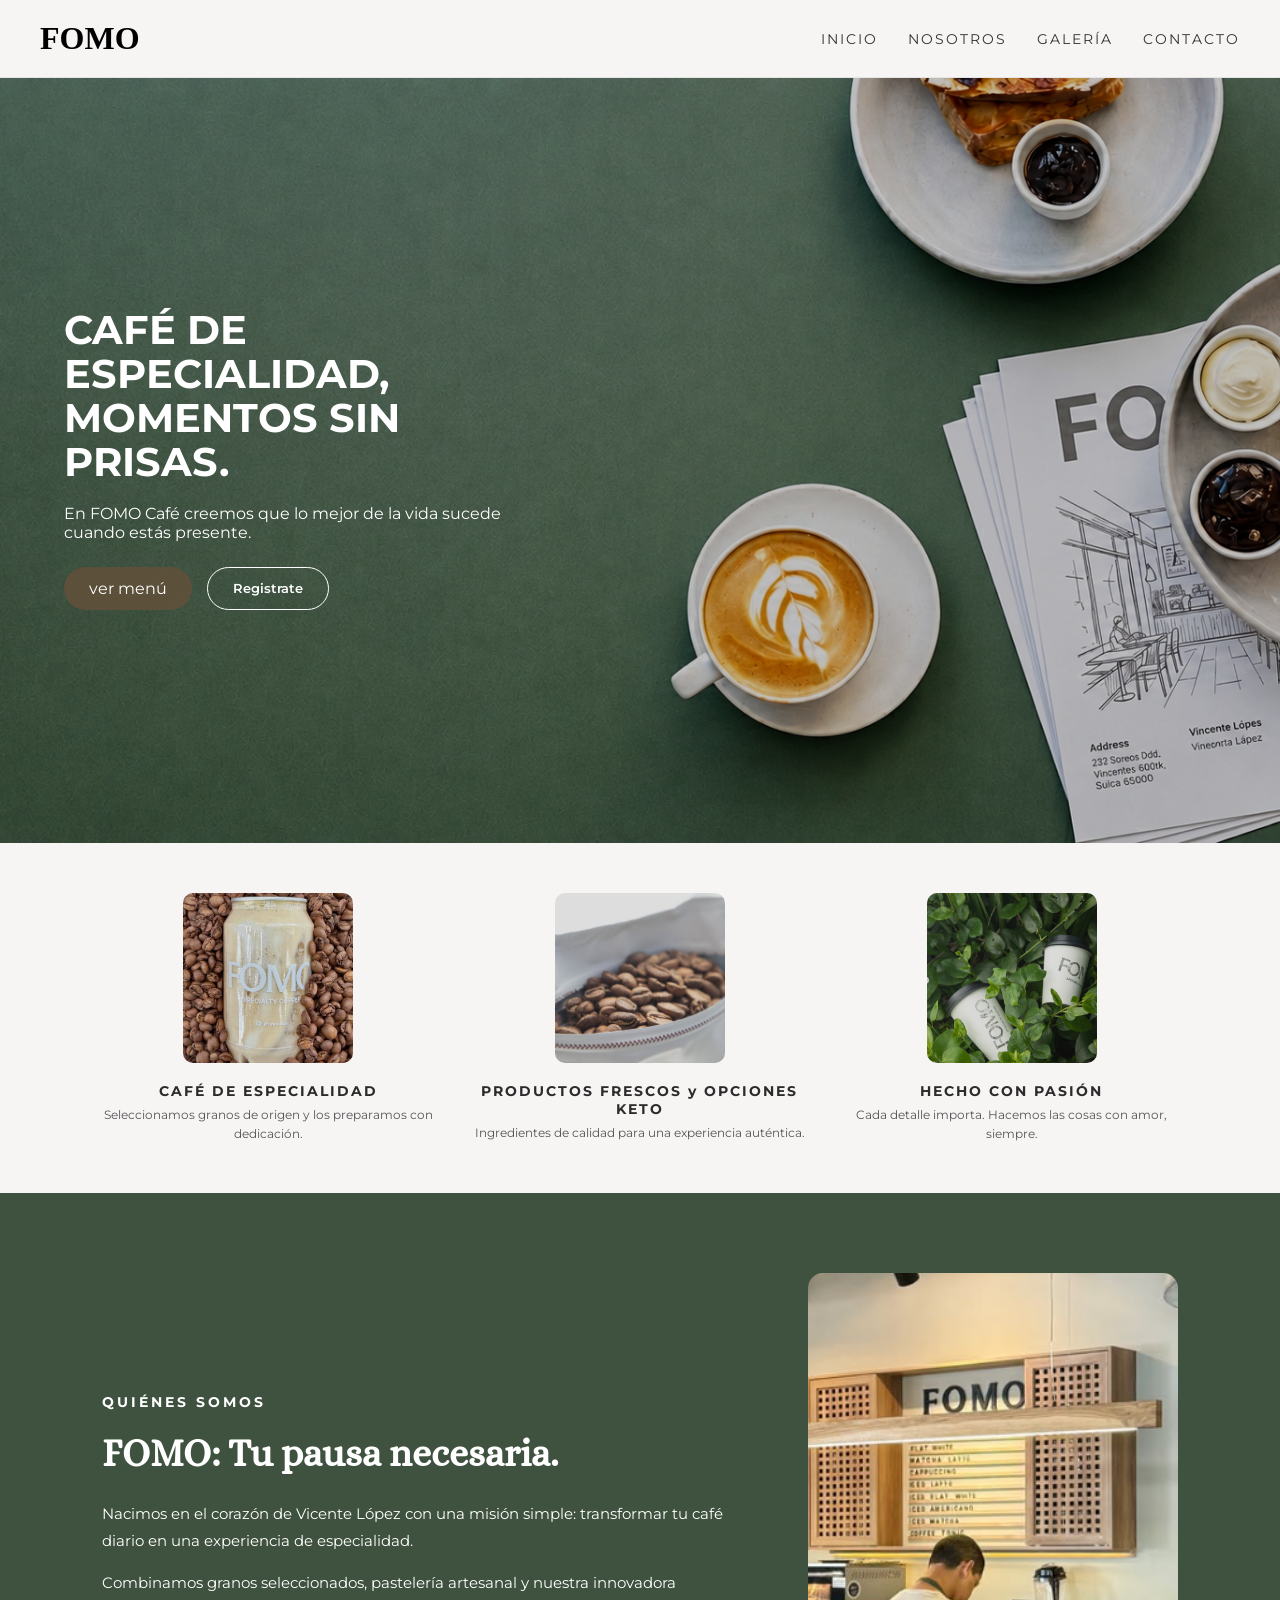
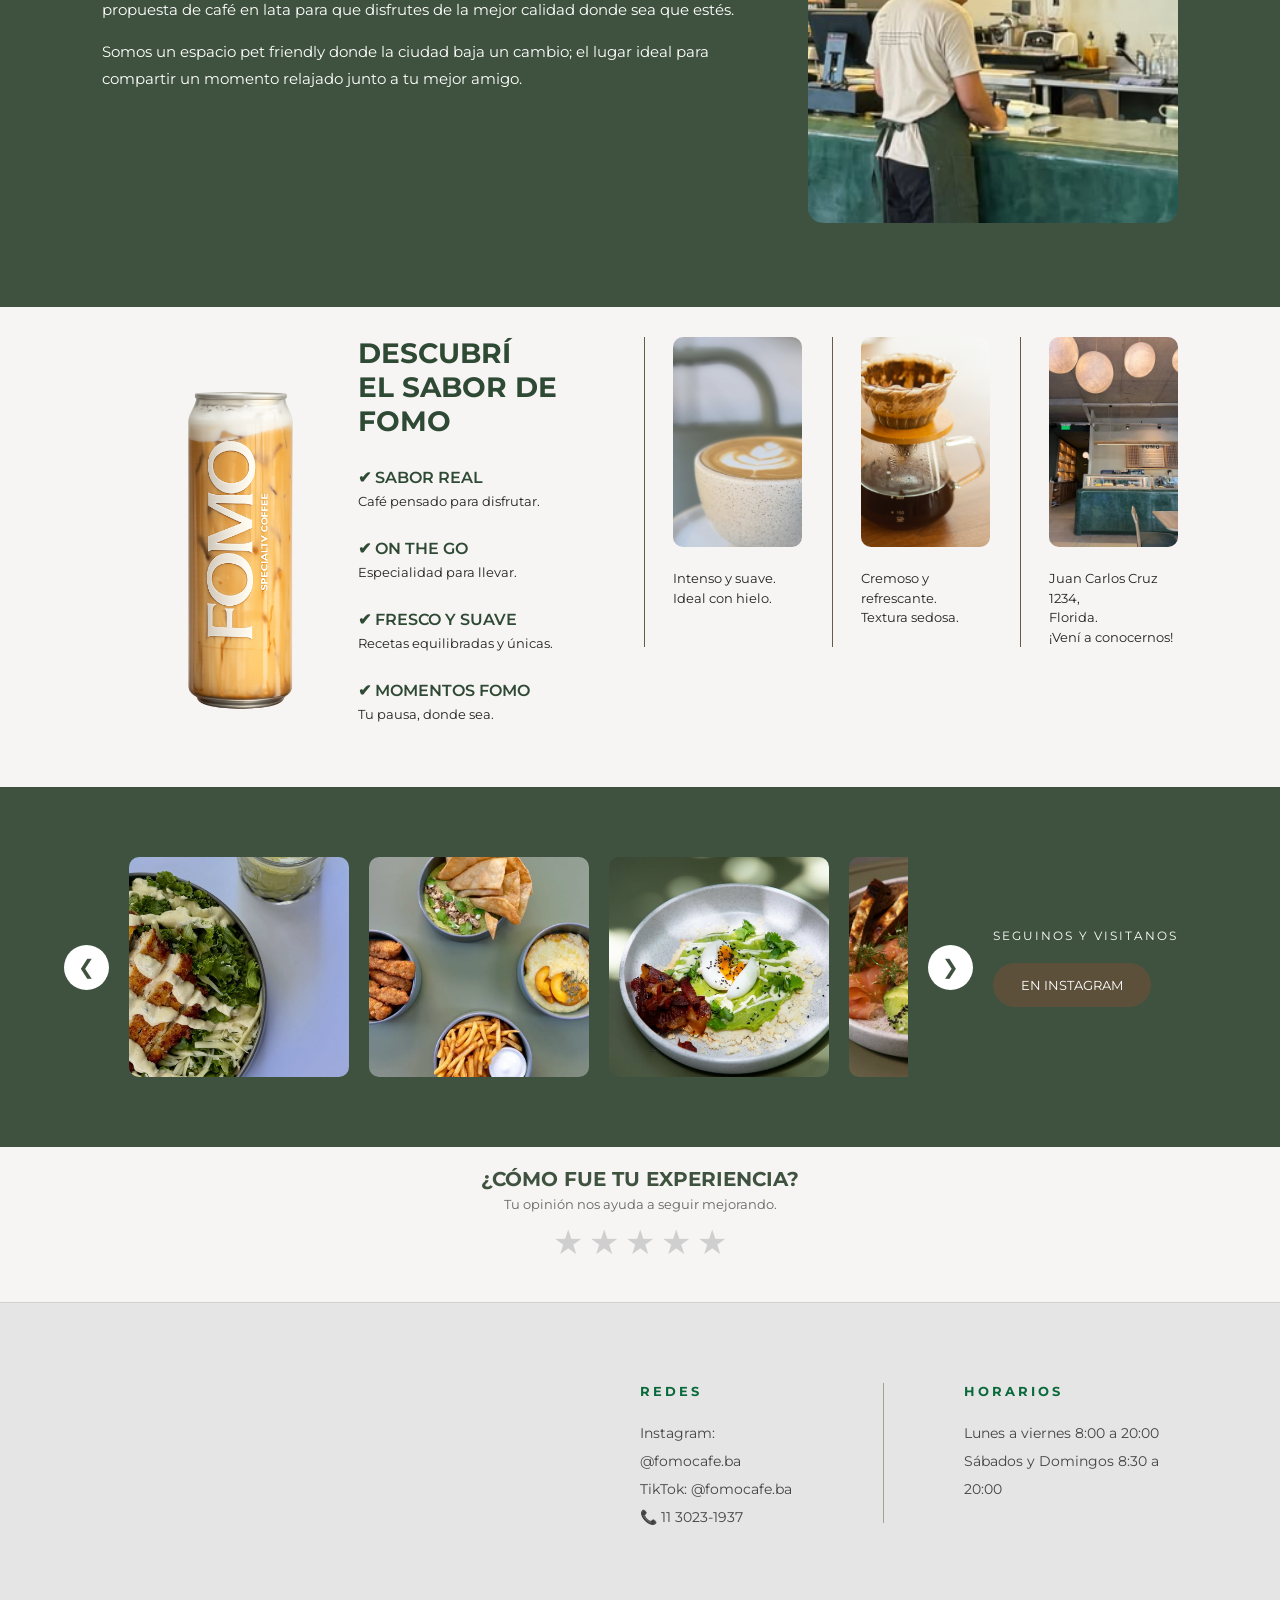
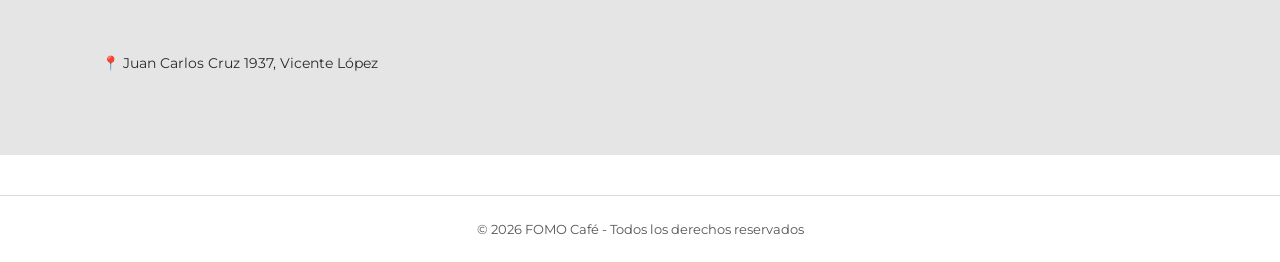
<file: index.html>
<!DOCTYPE html>
<html lang="es">

<head>
    <meta charset="UTF-8">
    <meta name="viewport" content="width=device-width, initial-scale=1.0">
    <title>FOMO Café</title>

    <link href="https://fonts.googleapis.com/css2?family=Alice&family=Montserrat:wght@300;400;600;700&display=swap"
        rel="stylesheet">

    <link rel="stylesheet" href="styles.css">

</head>

<body>

    <header class="header">
        <div class="container nav">

            <h1 class="logo">FOMO</h1>

            <div class="menu-toggle" id="menu-toggle">☰</div>

            <nav id="nav-menu">

                <a href="index.html">INICIO</a>
                <a href="nosotros.html">NOSOTROS</a>
                <a href="galeria.html">GALERÍA</a>
                <a href="contacto.html">CONTACTO</a>
            </nav>

        </div>
    </header>

    <main>

        <section class="hero" id="inicio">
            <img src="img/cafe.png" class="fondo" alt="Fondo">
            <div class="overlay"></div>


            <div class="hero-content">
                <h2>CAFÉ DE ESPECIALIDAD,<br> MOMENTOS SIN PRISAS.</h2>
                <p>En FOMO Café creemos que lo mejor de la vida sucede cuando estás presente.</p>

                <div class="buttons">
                    <a href="menu.html" class="btn-primary">ver menú</a>
                    <button class="btn-secondary" id="open-modal">Registrate</button>
                </div>
            </div>


        </section>

        <div class="modal" id="modal">

            <div class="modal-content">

                <span class="close-btn" id="close-modal">&times;</span>

                <h2>Iniciar sesión</h2>

                <input type="email" placeholder="Correo electrónico">

                <input type="password" placeholder="Contraseña">

                <button class="login-btn">Ingresar</button>

                <p id="mensaje" style="display:none; color:#3F523F; text-align:center; font-weight:bold;">
                    ¡Gracias por registrarte! ☕
                </p>

                <p class="register-text">
                    ¿No tenés cuenta? <a href="#" id="show-register">Registrate</a>
                </p>
            </div>

        </div>
        <section class="features">

            <div class="feature-item">
                <div class="feature-image">
                    <img src="img/cafe1.jpg" alt="Café de especialidad">
                </div>
                <h3>CAFÉ DE ESPECIALIDAD</h3>
                <p>Seleccionamos granos de origen y los preparamos con dedicación.</p>
            </div>

            <div class="feature-item">
                <div class="feature-image">
                    <img src="img/cafe2.jpg" alt="Productos frescos">
                </div>
                <h3>PRODUCTOS FRESCOS y OPCIONES KETO</h3>
                <p>Ingredientes de calidad para una experiencia auténtica.</p>
            </div>

            <div class="feature-item">
                <div class="feature-image">
                    <img src="img/cafe3.jpg" alt="Hecho con pasión">
                </div>
                <h3>HECHO CON PASIÓN</h3>
                <p>Cada detalle importa. Hacemos las cosas con amor, siempre.</p>
            </div>

        </section>

        <section class="about">

            <div class="about-text">

                <h2>QUIÉNES SOMOS</h2>

                <h3>FOMO: Tu pausa necesaria.</h3>

                <p>
                    Nacimos en el corazón de Vicente López con una misión simple:
                    transformar tu café diario en una experiencia de especialidad.
                </p>

                <p>
                    Combinamos granos seleccionados, pastelería artesanal y nuestra
                    innovadora propuesta de café en lata para que disfrutes de la mejor
                    calidad donde sea que estés.
                </p>

                <p>
                    Somos un espacio pet friendly donde la ciudad baja un cambio; el
                    lugar ideal para compartir un momento relajado junto a tu mejor amigo.
                </p>

            </div>

            <div class="about-image">
                <img src="img/about.jpg" alt="FOMO Café">
            </div>

        </section>

        <section class="canned-coffee">

            <div class="coffee-left">
                <img src="img/lata.png" alt="FOMO Canned Coffee">
            </div>

            <div class="coffee-info">
                <h2>DESCUBRÍ<br>EL SABOR DE FOMO</h2>

                <div class="benefit">
                    <h3>✔ SABOR REAL</h3>
                    <p>Café pensado para disfrutar.</p>
                </div>

                <div class="benefit">
                    <h3>✔ ON THE GO</h3>
                    <p>Especialidad para llevar.</p>
                </div>

                <div class="benefit">
                    <h3>✔ FRESCO Y SUAVE</h3>
                    <p>Recetas equilibradas y únicas.</p>
                </div>

                <div class="benefit">
                    <h3>✔ MOMENTOS FOMO</h3>
                    <p>Tu pausa, donde sea.</p>
                </div>

            </div>

            <div class="coffee-gallery">

                <div class="gallery-item">
                    <img src="img/cafe4.jpg" alt="">
                    <p>Intenso y suave.<br>Ideal con hielo.</p>
                </div>

                <div class="gallery-item">
                    <img src="img/cafe5.jpg" alt="">
                    <p>Cremoso y refrescante.<br>Textura sedosa.</p>
                </div>

                <div class="gallery-item">
                    <img src="img/cafe6.jpg" alt="">
                    <p>Juan Carlos Cruz 1234,<br>Florida.<br>¡Vení a conocernos!</p>
                </div>

            </div>

        </section>

        <section class="gallery-section">

            <div class="gallery-container">

                <button class="arrow left" onclick="scrollGallery(-300)">
                    &#10094;
                </button>

                <div class="gallery-track" id="galleryTrack">

                    <img src="img/foto1.jpg" alt="">
                    <img src="img/foto2.jpg" alt="">
                    <img src="img/foto3.jpg" alt="">
                    <img src="img/foto4.jpg" alt="">
                    <img src="img/foto5.jpg" alt="">
                    <img src="img/foto6.jpg" alt="">
                    <img src="img/foto7.jpg" alt="">
                    <img src="img/foto8.jpg" alt="">
                    <img src="img/foto9.jpg" alt="">
                    <img src="img/foto10.jpg" alt="">

                </div>

                <button class="arrow right" onclick="scrollGallery(300)">
                    &#10095;
                </button>

                <div class="instagram-box">

                    <p>SEGUINOS Y VISITANOS</p>

                    <a href="https://www.instagram.com/fomocafe.ba/" class="instagram-btn" target="_blank">
                        EN INSTAGRAM
                    </a>

                </div>

            </div>

        </section>

    </main>
    
        <section class="rating-section">

            <h2>¿CÓMO FUE TU EXPERIENCIA?</h2>

            <p>Tu opinión nos ayuda a seguir mejorando.</p>

            <div class="stars">

                <span class="star" data-value="1">★</span>
                <span class="star" data-value="2">★</span>
                <span class="star" data-value="3">★</span>
                <span class="star" data-value="4">★</span>
                <span class="star" data-value="5">★</span>

            </div>

            <p id="ratingMessage"></p>

        </section>

    <footer class="contact-section">

        <div class="map-container">

            <iframe src="https://www.google.com/maps?q=FOMO+cafe+Vicente+Lopez&output=embed" width="100%" height="250"
                style="border:0;" allowfullscreen="" loading="lazy">
            </iframe>

            <p class="address">
                📍 Juan Carlos Cruz 1937, Vicente López
            </p>

        </div>

        <div class="contact-info">

            <div class="info-block">

                <h3>REDES</h3>

                <p>Instagram: @fomocafe.ba</p>
                <p>TikTok: @fomocafe.ba</p>
                <p>📞 11 3023-1937</p>

            </div>

            <div class="vertical-line"></div>

            <div class="info-block">

                <h3>HORARIOS</h3>

                <p>Lunes a viernes 8:00 a 20:00</p>
                <p>Sábados y Domingos 8:30 a 20:00</p>

            </div>
    </footer>


    <div class="copyright">
        © 2026 FOMO Café - Todos los derechos reservados
    </div>
    </footer>

    <script src="script.js"></script>

</body>

</html>
</file>
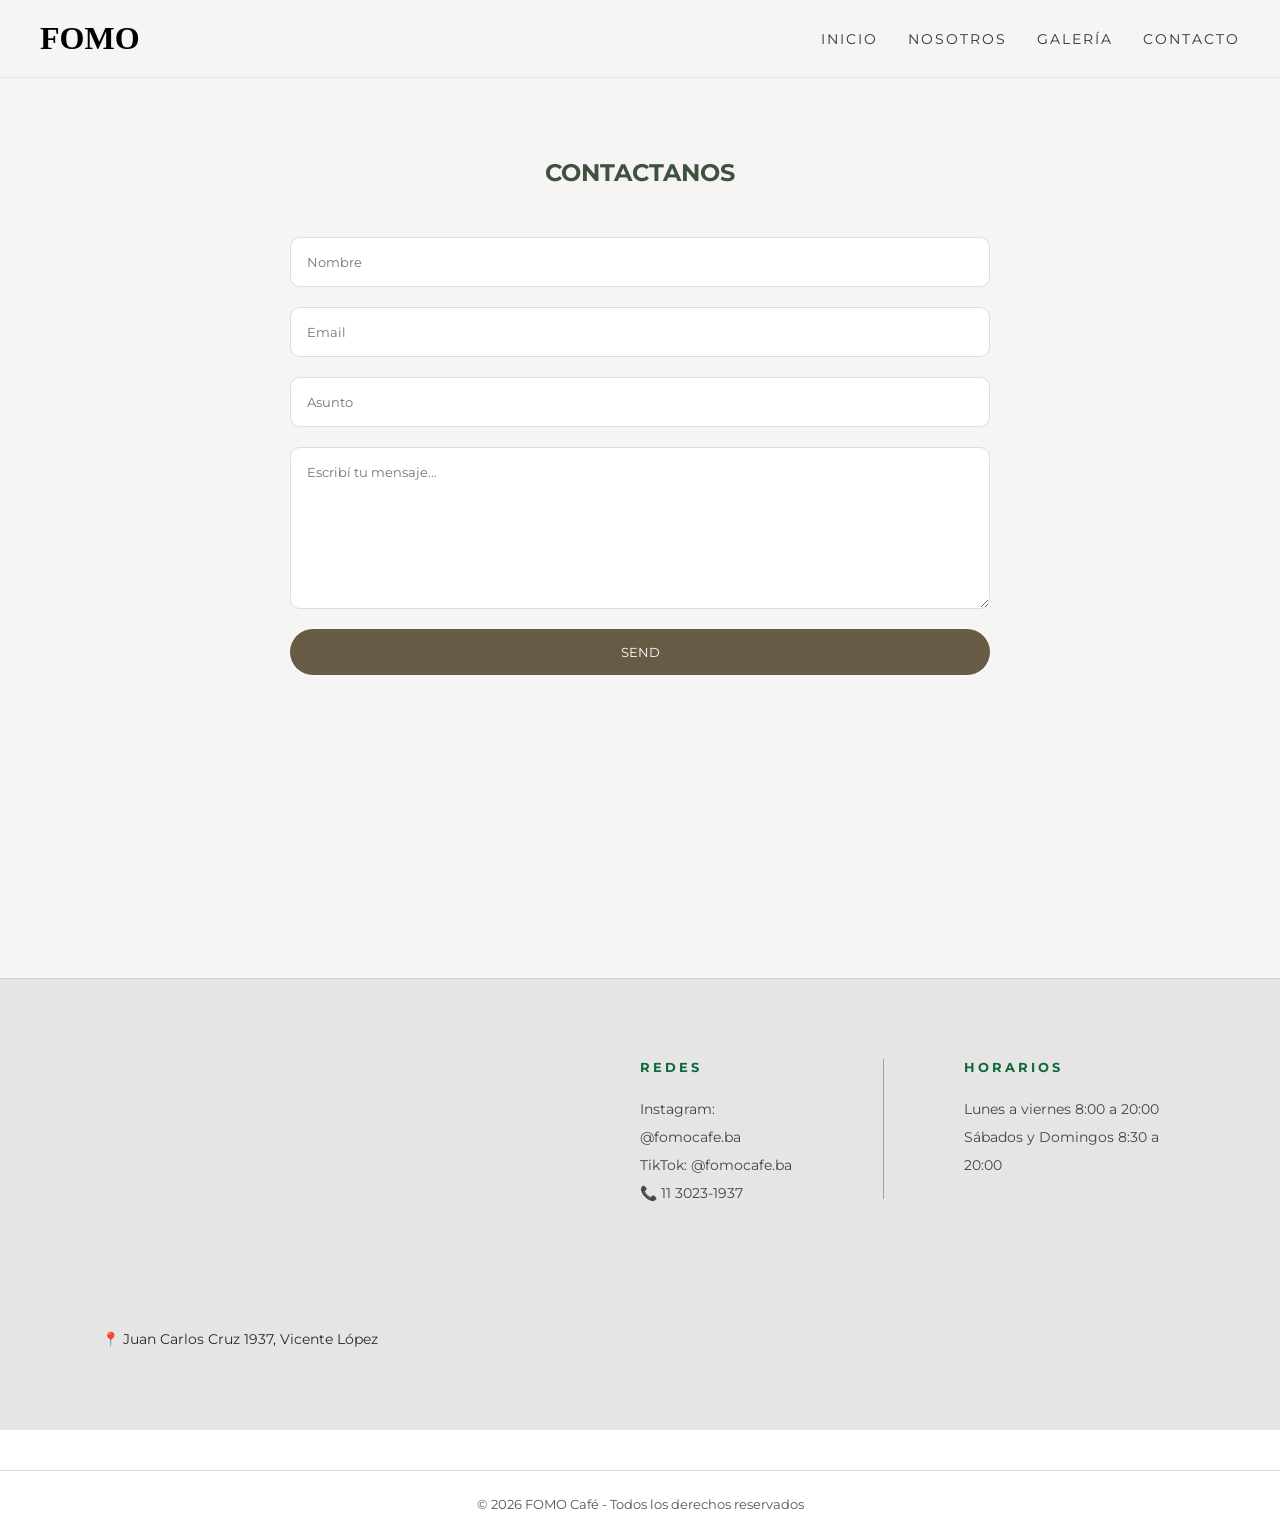
<file: contacto.html>
<!DOCTYPE html>
<html lang="es">

<head>
    <meta charset="UTF-8">
    <meta name="viewport" content="width=device-width, initial-scale=1.0">

    <link href="https://fonts.googleapis.com/css2?family=Montserrat:wght@400;500;700&display=swap" rel="stylesheet">

    <title>Menú FOMO Café</title>

    <script src="script.js" defer></script>
    <link rel="stylesheet" href="styles.css">
</head>

<body>

    <header class="header">

        <div class="container nav">

            <h1 class="logo">FOMO</h1>

            <div class="menu-toggle" id="menu-toggle">
                ☰
            </div>

            <nav id="nav-menu">

                <a href="index.html">INICIO</a>
                <a href="nosotros.html">NOSOTROS</a>
                <a href="galeria.html">GALERÍA</a>
                <a href="contacto.html">CONTACTO</a>
            </nav>

        </div>

    </header>

    <section class="contact-page">

        <h1>CONTACTANOS</h1>

        <form class="contact-form" id="contactForm">

            <input type="text" placeholder="Nombre" required>

            <input type="email" placeholder="Email" required>

            <input type="text" placeholder="Asunto">

            <textarea placeholder="Escribí tu mensaje..." rows="8"></textarea>

            <button type="submit">
                SEND
            </button>

            <p id="contactMensaje"
                style="display:none; text-align:center; margin-top:15px; font-family:'Montserrat',sans-serif; font-weight:bold;">
            </p>

        </form>

    </section>
    <footer class="contact-section">

        <div class="map-container">

            <iframe src="https://www.google.com/maps?q=FOMO+cafe+Vicente+Lopez&output=embed" width="100%" height="250"
                style="border:0;" allowfullscreen="" loading="lazy">
            </iframe>

            <p class="address">
                📍 Juan Carlos Cruz 1937, Vicente López
            </p>

        </div>

        <div class="contact-info">

            <div class="info-block">

                <h3>REDES</h3>

                <p>Instagram: @fomocafe.ba</p>
                <p>TikTok: @fomocafe.ba</p>
                <p>📞 11 3023-1937</p>

            </div>

            <div class="vertical-line"></div>

            <div class="info-block">

                <h3>HORARIOS</h3>

                <p>Lunes a viernes 8:00 a 20:00</p>
                <p>Sábados y Domingos 8:30 a 20:00</p>

            </div>
    </footer>

    <div class="copyright">
        © 2026 FOMO Café - Todos los derechos reservados
    </div>
    </footer>
</file>
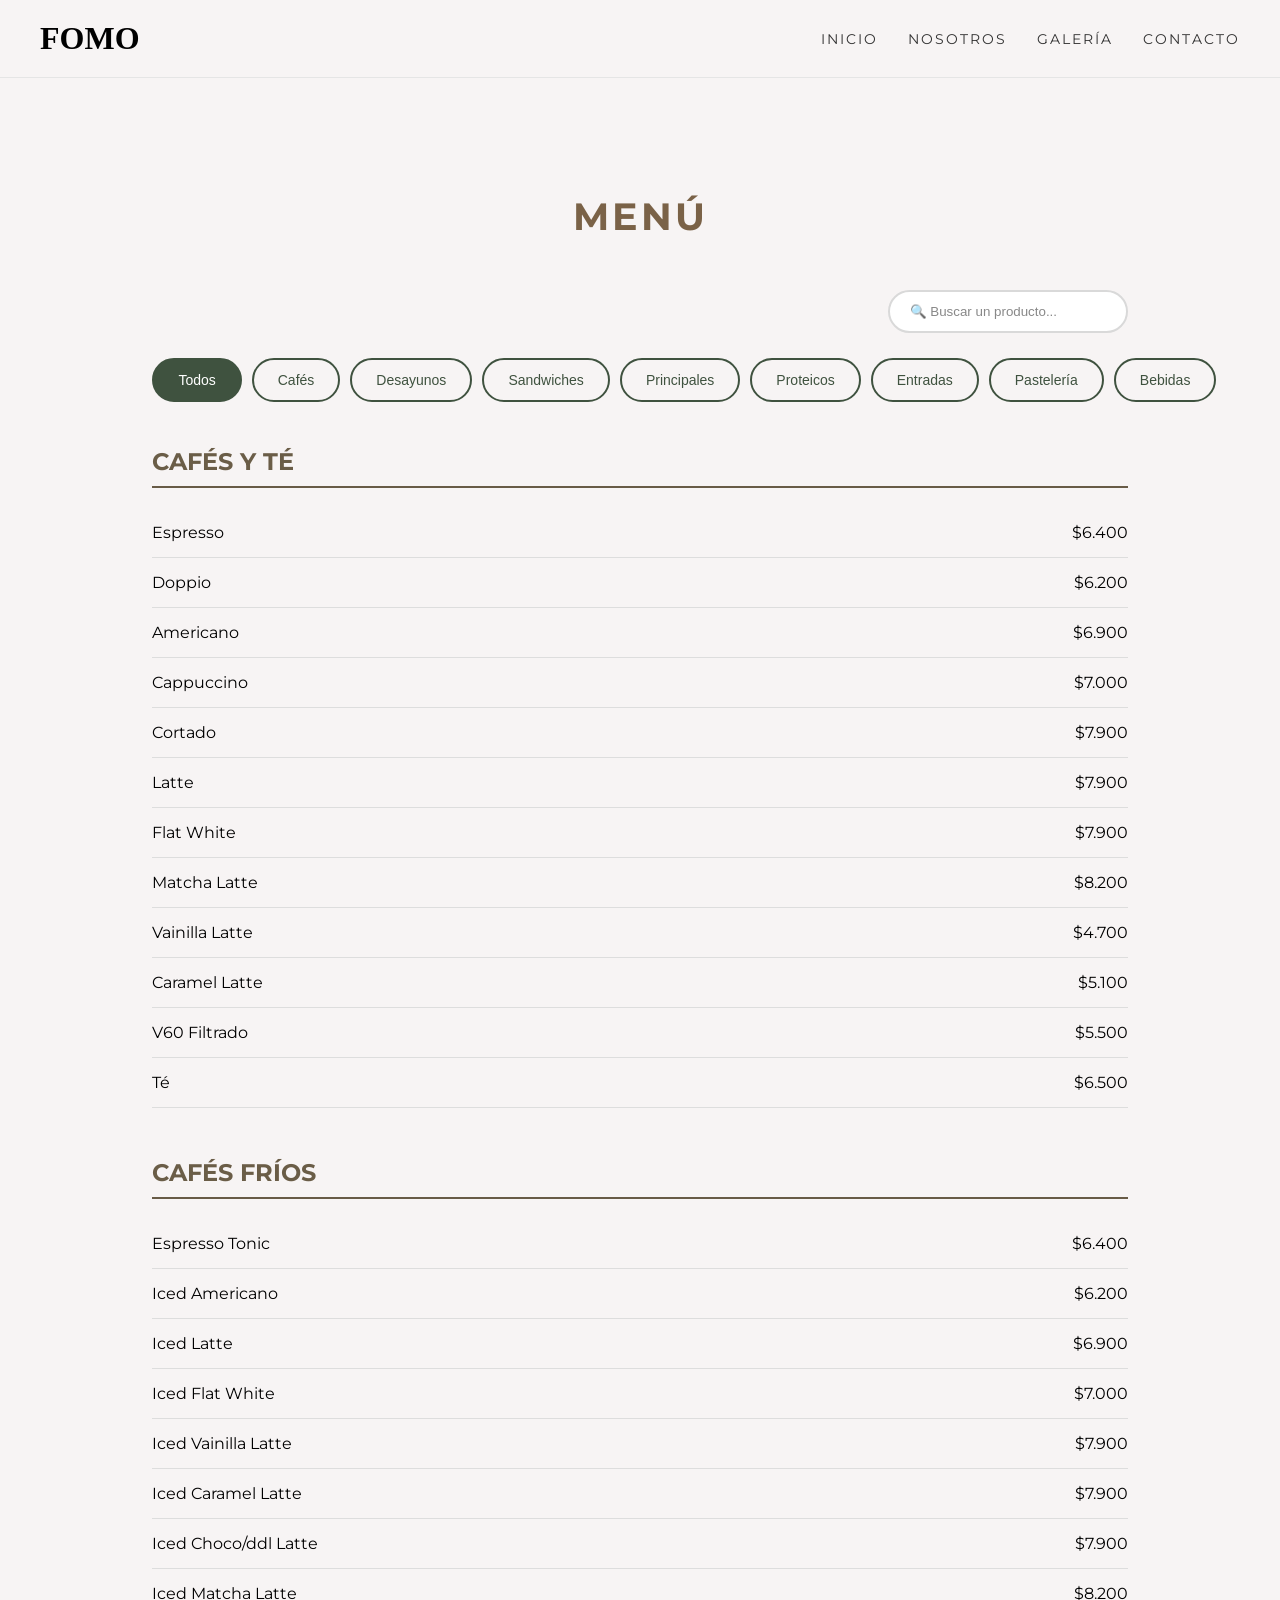
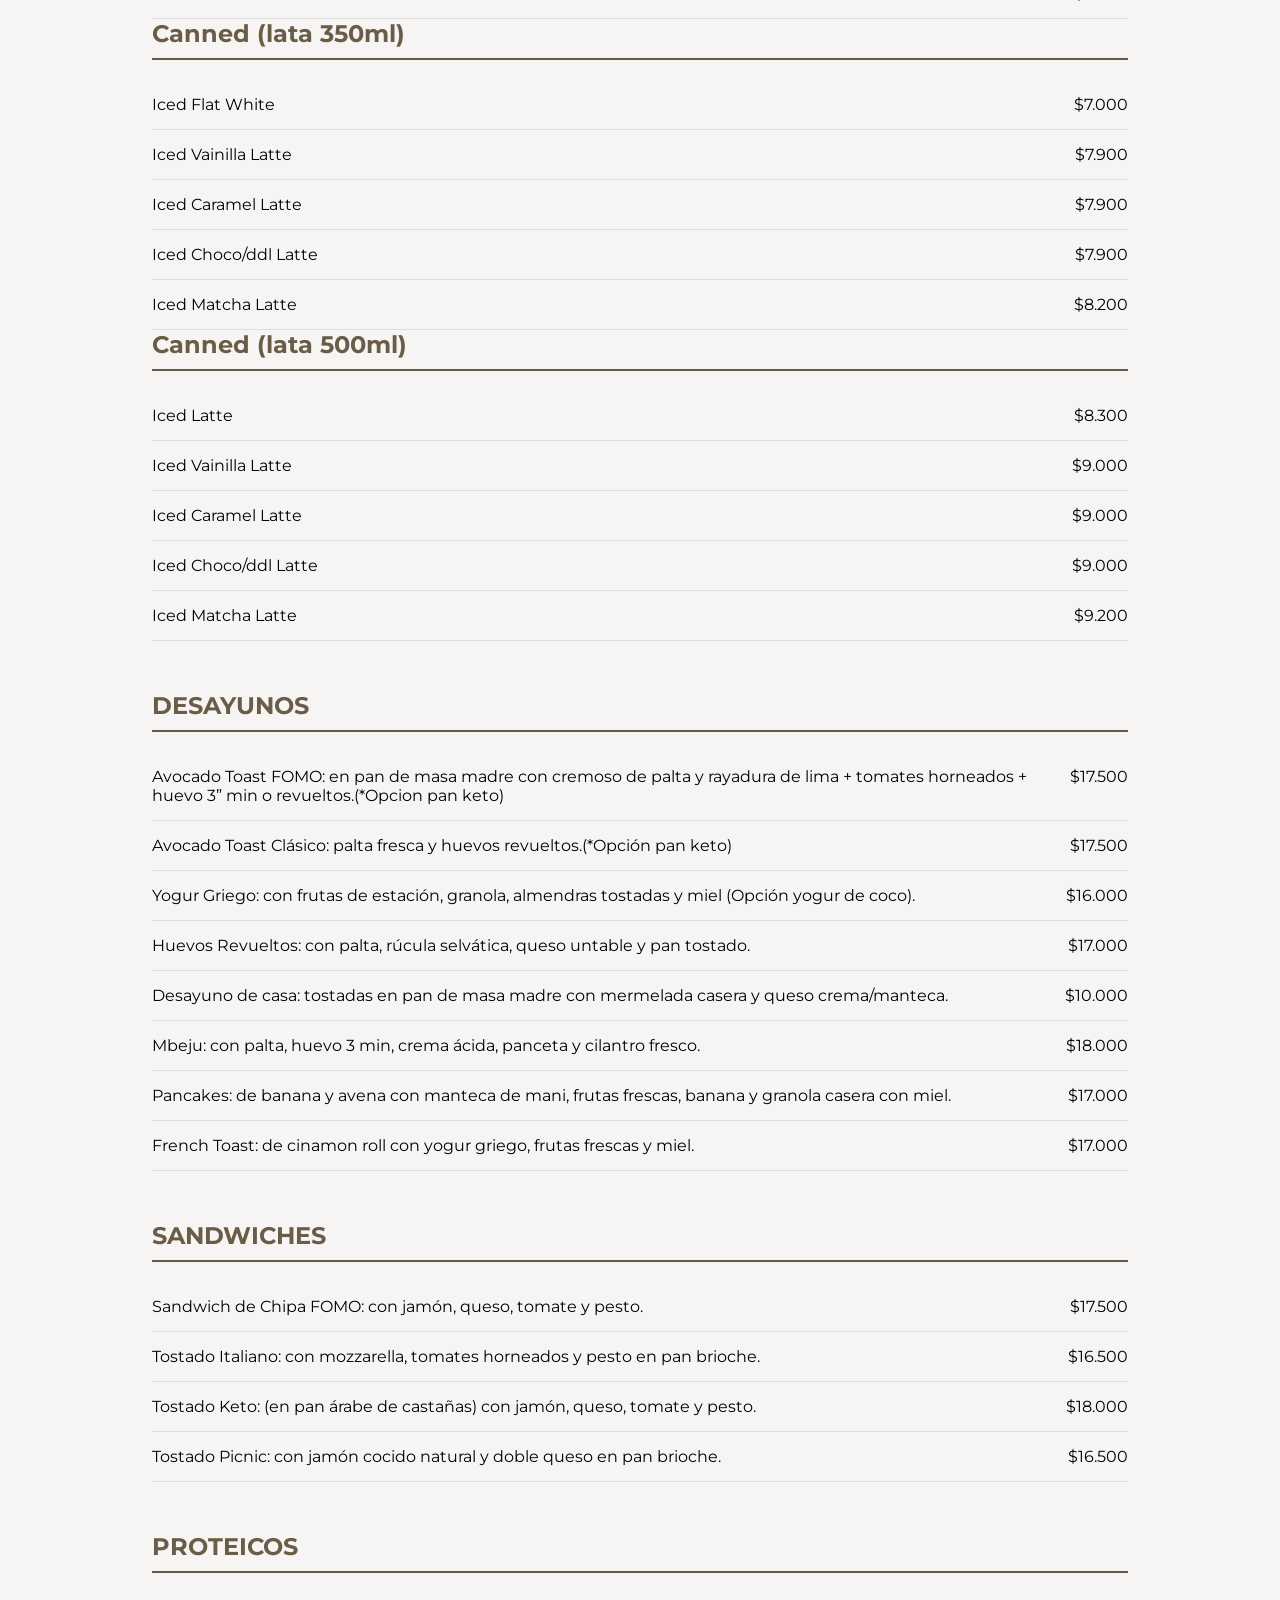
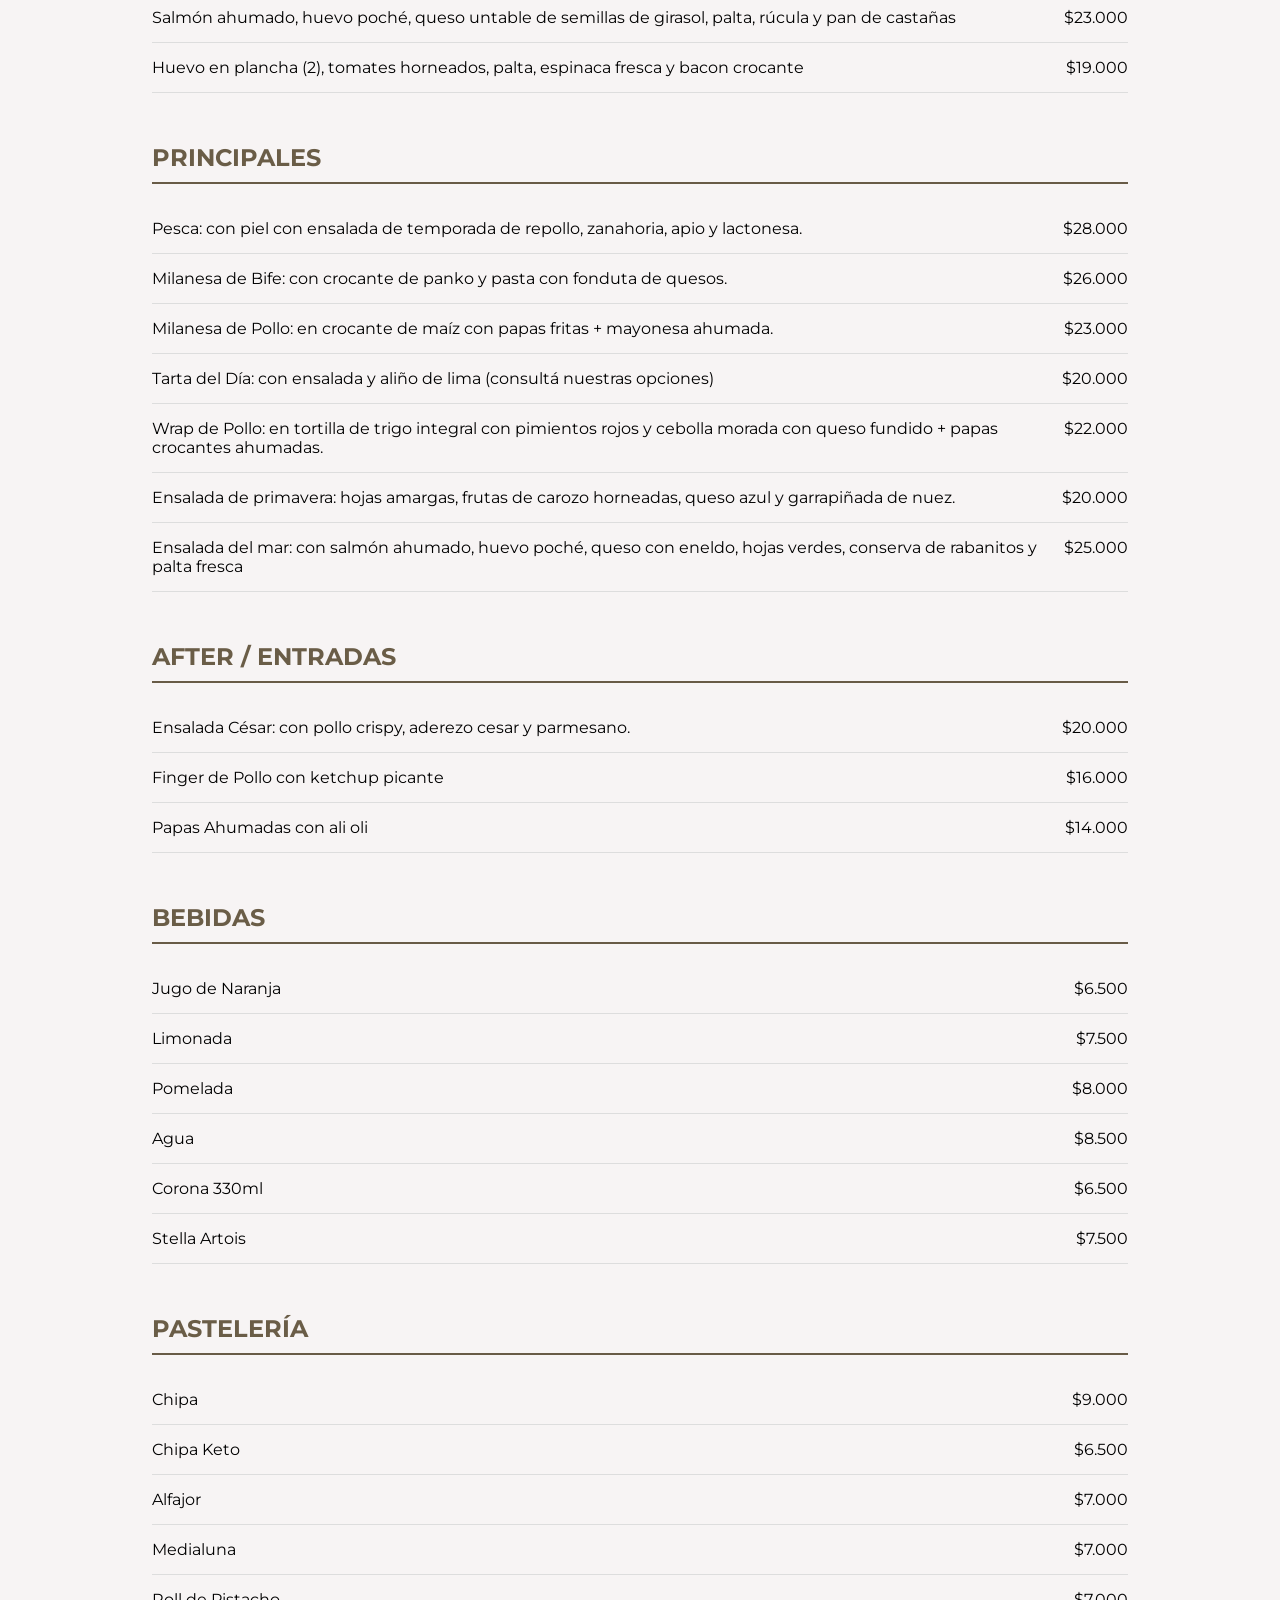
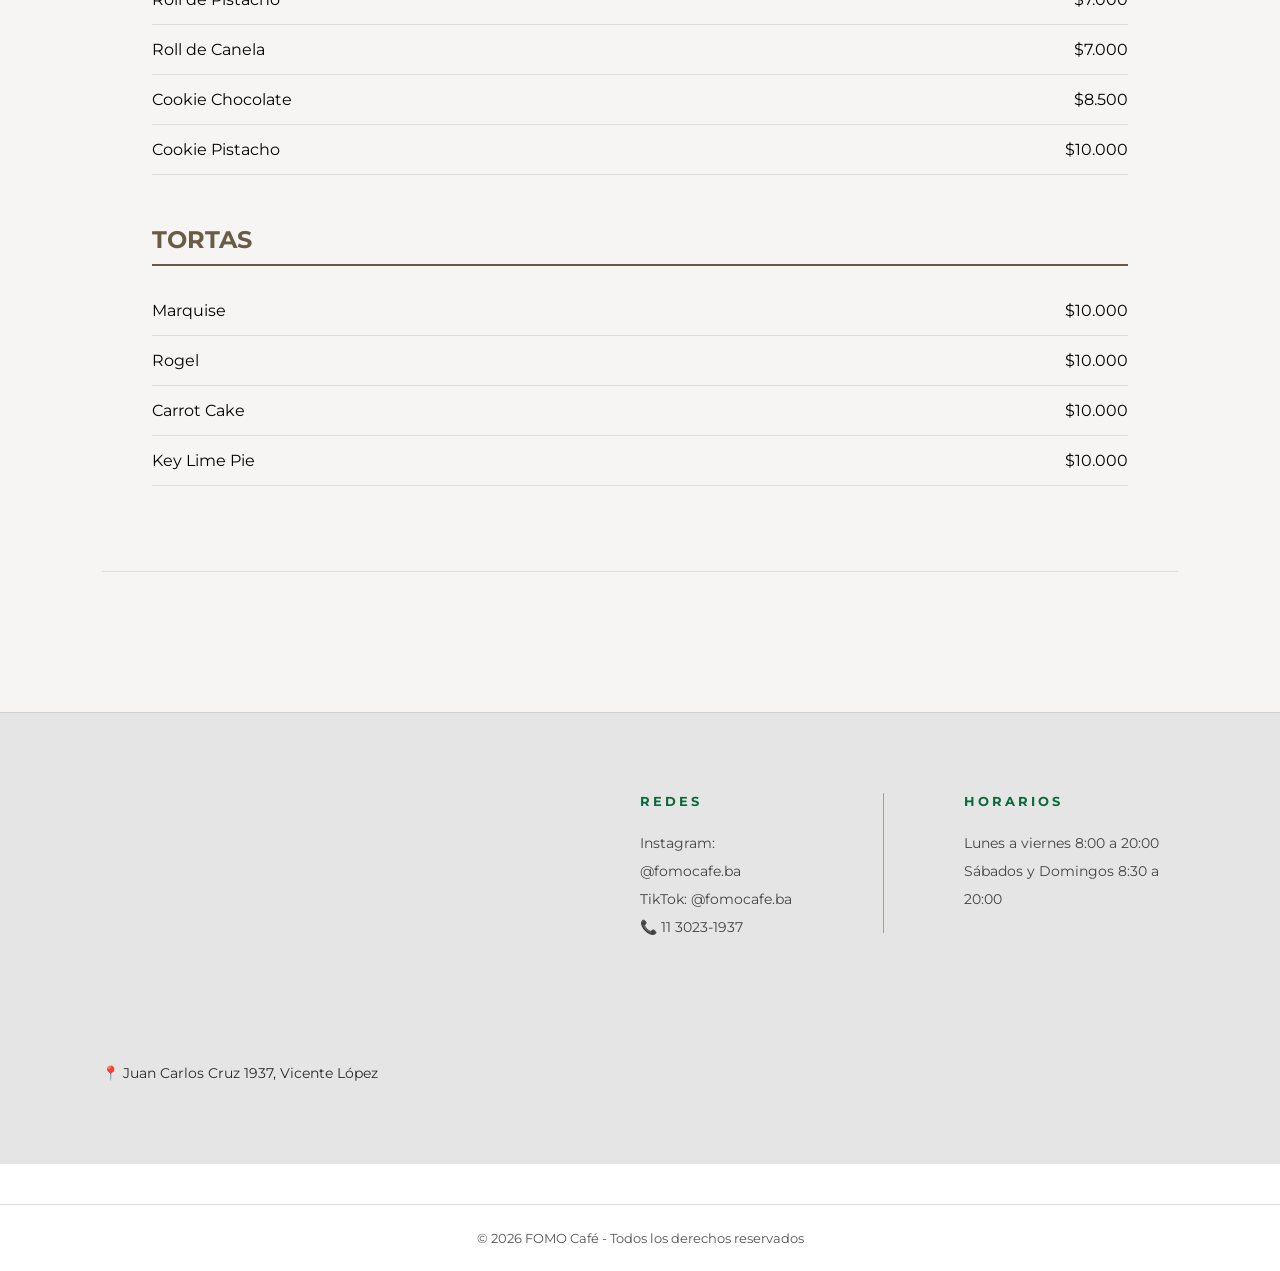
<file: menu.html>
<!DOCTYPE html>
<html lang="es">

<head>
    <meta charset="UTF-8">
    <meta name="viewport" content="width=device-width, initial-scale=1.0">

    <link href="https://fonts.googleapis.com/css2?family=Montserrat:wght@400;500;700&display=swap" rel="stylesheet">

    <title>Menú FOMO Café</title>

    <script src="script.js" defer></script>
    <link rel="stylesheet" href="styles.css">
</head>

<body>

    <header class="header">

        <div class="container nav">

            <h1 class="logo">FOMO</h1>

            <div class="menu-toggle" id="menu-toggle">
                ☰
            </div>

            <nav id="nav-menu">

                <a href="index.html">INICIO</a>
                <a href="nosotros.html">NOSOTROS</a>
                <a href="galeria.html">GALERÍA</a>
                <a href="contacto.html">CONTACTO</a>
            </nav>

        </div>

    </header>

    <main class="menu-page">

        <div class="menu-controls">

            <h2 class="menu-title">MENÚ</h2>

            <div class="search-container">
                <input type="text" id="searchInput" placeholder="🔍 Buscar un producto...">
            </div>

            <div class="menu-toolbar">

                <div class="filters">

                    <button class="active" data-filter="all">Todos</button>
                    <button data-filter="cafes">Cafés</button>
                    <button data-filter="desayunos">Desayunos</button>
                    <button data-filter="sandwiches">Sandwiches</button>
                    <button data-filter="principales">Principales</button>
                    <button data-filter="proteicos">Proteicos</button>
                    <button data-filter="entradas">Entradas</button>
                    <button data-filter="pasteleria">Pastelería</button>
                    <button data-filter="bebidas">Bebidas</button>

                </div>

        </div>


        <div class="menu-category cafes">

            <h2>CAFÉS Y TÉ</h2>

            <div class="menu-item"><span>Espresso</span><span>$6.400</span></div>
            <div class="menu-item"><span>Doppio</span><span>$6.200</span></div>
            <div class="menu-item"><span>Americano</span><span>$6.900</span></div>
            <div class="menu-item"><span>Cappuccino</span><span>$7.000</span></div>
            <div class="menu-item"><span>Cortado</span><span>$7.900</span></div>
            <div class="menu-item"><span>Latte</span><span>$7.900</span></div>
            <div class="menu-item"><span>Flat White</span><span>$7.900</span></div>
            <div class="menu-item"><span>Matcha Latte</span><span>$8.200</span></div>
            <div class="menu-item"><span>Vainilla Latte</span><span>$4.700</span></div>
            <div class="menu-item"><span>Caramel Latte</span><span>$5.100</span></div>
            <div class="menu-item"><span>V60 Filtrado</span><span>$5.500</span></div>
            <div class="menu-item"><span>Té</span><span>$6.500</span></div>

        </div>

        <div class="menu-category cafes">

            <h2>CAFÉS FRÍOS</h2>

            <div class="cold-block">

                <div class="menu-item"><span>Espresso Tonic</span><span>$6.400</span></div>
                <div class="menu-item"><span>Iced Americano</span><span>$6.200</span></div>
                <div class="menu-item"><span>Iced Latte</span><span>$6.900</span></div>
                <div class="menu-item"><span>Iced Flat White</span><span>$7.000</span></div>
                <div class="menu-item"><span>Iced Vainilla Latte</span><span>$7.900</span></div>
                <div class="menu-item"><span>Iced Caramel Latte</span><span>$7.900</span></div>
                <div class="menu-item"><span>Iced Choco/ddl Latte</span><span>$7.900</span></div>
                <div class="menu-item"><span>Iced Matcha Latte</span><span>$8.200</span></div>

            </div>

            <h2>Canned (lata 350ml)</h2>

            <div class="cold-block">

                <div class="menu-item"><span>Iced Flat White</span><span>$7.000</span></div>
                <div class="menu-item"><span>Iced Vainilla Latte</span><span>$7.900</span></div>
                <div class="menu-item"><span>Iced Caramel Latte</span><span>$7.900</span></div>
                <div class="menu-item"><span>Iced Choco/ddl Latte</span><span>$7.900</span></div>
                <div class="menu-item"><span>Iced Matcha Latte</span><span>$8.200</span></div>

            </div>

            <h2>Canned (lata 500ml)</h2>

            <div class="cold-block">

                <div class="menu-item"><span>Iced Latte</span><span>$8.300</span></div>
                <div class="menu-item"><span>Iced Vainilla Latte</span><span>$9.000</span></div>
                <div class="menu-item"><span>Iced Caramel Latte</span><span>$9.000</span></div>
                <div class="menu-item"><span>Iced Choco/ddl Latte</span><span>$9.000</span></div>
                <div class="menu-item"><span>Iced Matcha Latte</span><span>$9.200</span></div>

            </div>

        </div>
        <div class="menu-category desayunos">

            <h2>DESAYUNOS</h2>

            <div class="menu-item"><span>Avocado Toast FOMO: en pan de masa
                    madre con cremoso de palta y rayadura de lima + tomates horneados + huevo 3” min o
                    revueltos.(*Opcion pan keto)</span><span>$17.500</span></div>
            <div class="menu-item"><span>Avocado Toast Clásico: palta fresca y
                    huevos revueltos.(*Opción pan keto)</span><span>$17.500</span></div>
            <div class="menu-item"><span>Yogur Griego: con frutas de estación,
                    granola, almendras tostadas y miel (Opción yogur de coco).</span><span>$16.000</span></div>
            <div class="menu-item"><span>Huevos Revueltos: con palta, rúcula
                    selvática, queso untable y pan tostado.</span><span>$17.000</span></div>
            <div class="menu-item"><span>Desayuno de casa: tostadas en pan de
                    masa madre con mermelada casera y queso crema/manteca.</span><span>$10.000</span></div>
            <div class="menu-item"><span>Mbeju: con palta, huevo 3 min, crema
                    ácida, panceta y cilantro fresco.</span><span>$18.000</span></div>
            <div class="menu-item"><span>Pancakes: de banana y avena con manteca de mani, frutas frescas, banana y
                    granola casera con miel.</span><span>$17.000</span></div>
            <div class="menu-item"><span>French Toast: de cinamon roll con yogur
                    griego, frutas frescas y miel.</span><span>$17.000</span></div>

        </div>

        <div class="menu-category sandwiches">

            <h2>SANDWICHES</h2>

            <div class="menu-item"><span>Sandwich de Chipa FOMO: con jamón,
                    queso, tomate y pesto.</span><span>$17.500</span></div>
            <div class="menu-item"><span>Tostado Italiano: con mozzarella, tomates
                    horneados y pesto en pan brioche.</span><span>$16.500</span></div>
            <div class="menu-item"><span>Tostado Keto: (en pan árabe de castañas)
                    con jamón, queso, tomate y pesto.</span><span>$18.000</span></div>
            <div class="menu-item"><span>Tostado Picnic: con jamón cocido natural
                    y doble queso en pan brioche.</span><span>$16.500</span></div>

        </div>

        <div class="menu-category proteicos">

            <h2>PROTEICOS</h2>

            <div class="menu-item">
                <span>Salmón ahumado, huevo poché, queso untable de semillas de girasol, palta, rúcula y pan de
                    castañas</span>
                <span>$23.000</span>
            </div>

            <div class="menu-item">
                <span>Huevo en plancha (2), tomates horneados, palta, espinaca fresca y bacon crocante</span>
                <span>$19.000</span>
            </div>

        </div>

        <div class="menu-category principales">

            <h2>PRINCIPALES</h2>

            <div class="menu-item"><span>Pesca: con piel con ensalada de temporada de repollo, zanahoria, apio y
                    lactonesa.</span><span>$28.000</span></div>
            <div class="menu-item"><span>Milanesa de Bife: con crocante de panko y
                    pasta con fonduta de quesos.</span><span>$26.000</span></div>
            <div class="menu-item"><span>Milanesa de Pollo: en crocante de maíz
                    con papas fritas + mayonesa ahumada.</span><span>$23.000</span></div>
            <div class="menu-item"><span>Tarta del Día: con ensalada y aliño de lima
                    (consultá nuestras opciones)</span><span>$20.000</span></div>
            <div class="menu-item"><span>Wrap de Pollo: en tortilla de trigo integral
                    con pimientos rojos y cebolla morada con queso fundido + papas crocantes
                    ahumadas.</span><span>$22.000</span></div>
            <div class="menu-item"><span> Ensalada de primavera: hojas amargas, frutas de carozo horneadas,
                    queso azul y garrapiñada de nuez.</span><span>$20.000</span></div>
            <div class="menu-item"><span> Ensalada del mar: con salmón ahumado, huevo poché, queso con eneldo, hojas
                    verdes, conserva de rabanitos y palta fresca</span><span>$25.000</span></div>
        </div>

        <div class="menu-category entradas">

            <h2>AFTER / ENTRADAS</h2>

            <div class="menu-item"><span>Ensalada César: con pollo crispy, aderezo
                    cesar y parmesano.</span><span>$20.000</span></div>
            <div class="menu-item"><span>Finger de Pollo con ketchup picante</span><span>$16.000</span></div>
            <div class="menu-item"><span>Papas Ahumadas con ali oli</span><span>$14.000</span></div>

        </div>

        <div class="menu-category bebidas">

            <h2>BEBIDAS</h2>

            <div class="menu-item"><span>Jugo de Naranja</span><span>$6.500</span></div>
            <div class="menu-item"><span>Limonada</span><span>$7.500</span></div>
            <div class="menu-item"><span>Pomelada</span><span>$8.000</span></div>
            <div class="menu-item"><span>Agua</span><span>$8.500</span></div>
            <div class="menu-item"><span>Corona 330ml</span><span>$6.500</span></div>
            <div class="menu-item"><span>Stella Artois</span><span>$7.500</span></div>

        </div>

        <div class="menu-category pasteleria">

            <h2>PASTELERÍA</h2>

            <div class="menu-item"><span>Chipa</span><span>$9.000</span></div>
            <div class="menu-item"><span>Chipa Keto</span><span>$6.500</span></div>
            <div class="menu-item"><span>Alfajor</span><span>$7.000</span></div>
            <div class="menu-item"><span>Medialuna</span><span>$7.000</span></div>
            <div class="menu-item"><span>Roll de Pistacho</span><span>$7.000</span></div>
            <div class="menu-item"><span>Roll de Canela</span><span>$7.000</span></div>
            <div class="menu-item"><span>Cookie Chocolate</span><span>$8.500</span></div>
            <div class="menu-item"><span>Cookie Pistacho</span><span>$10.000</span></div>

        </div>

        <div class="menu-category pasteleria">

            <h2>TORTAS</h2>

            <div class="menu-item"><span>Marquise</span><span>$10.000</span></div>
            <div class="menu-item"><span>Rogel</span><span>$10.000</span></div>
            <div class="menu-item"><span>Carrot Cake</span><span>$10.000</span></div>
            <div class="menu-item"><span>Key Lime Pie</span><span>$10.000</span></div>

        </div>

    </main>

    <footer class="contact-section">

        <div class="map-container">

            <iframe src="https://www.google.com/maps?q=FOMO+cafe+Vicente+Lopez&output=embed" width="100%" height="250"
                style="border:0;" allowfullscreen="" loading="lazy">
            </iframe>

            <p class="address">
                📍 Juan Carlos Cruz 1937, Vicente López
            </p>

        </div>

        <div class="contact-info">

            <div class="info-block">

                <h3>REDES</h3>

                <p>Instagram: @fomocafe.ba</p>
                <p>TikTok: @fomocafe.ba</p>
                <p>📞 11 3023-1937</p>

            </div>

            <div class="vertical-line"></div>

            <div class="info-block">

                <h3>HORARIOS</h3>

                <p>Lunes a viernes 8:00 a 20:00</p>
                <p>Sábados y Domingos 8:30 a 20:00</p>

            </div>
    </footer>

    <div class="copyright">
        © 2026 FOMO Café - Todos los derechos reservados
    </div>
    </footer>

</body>
</file>
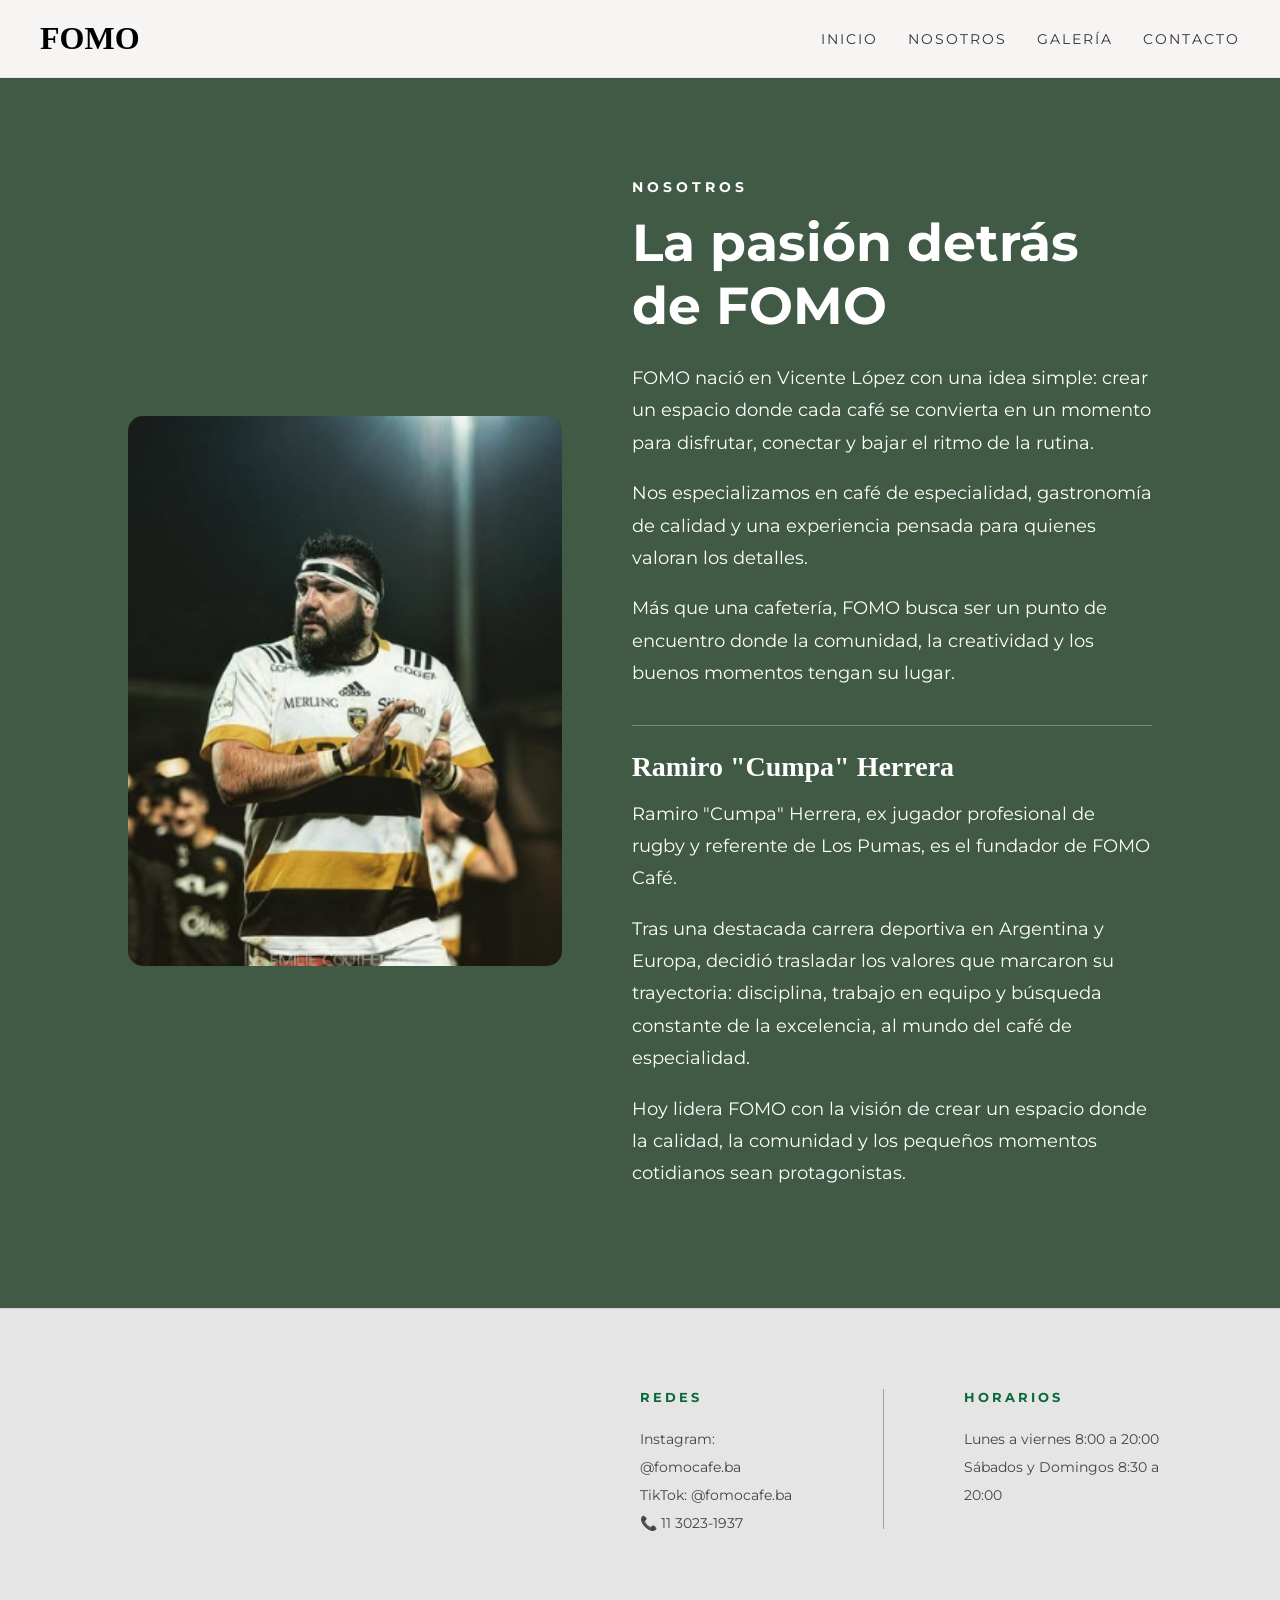
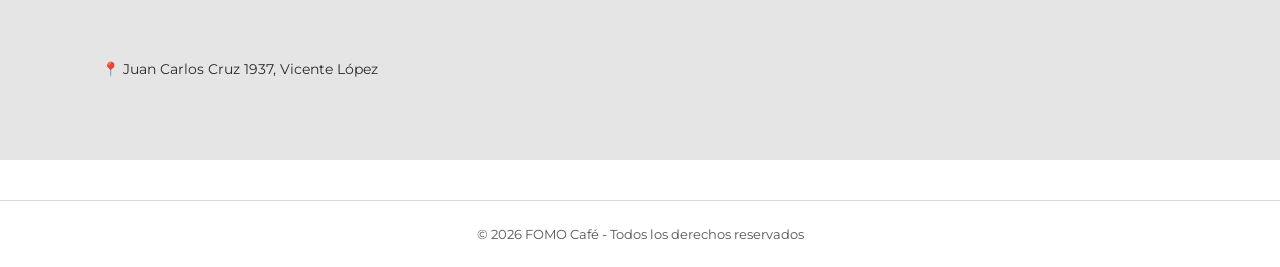
<file: nosotros.html>
<!DOCTYPE html>
<html lang="es">

<head>
    <meta charset="UTF-8">
    <meta name="viewport" content="width=device-width, initial-scale=1.0">

    <link href="https://fonts.googleapis.com/css2?family=Montserrat:wght@400;500;700&display=swap" rel="stylesheet">

    <title>Menú FOMO Café</title>

    <script src="script.js" defer></script>
    <link rel="stylesheet" href="styles.css">
</head>

<body>

    <header class="header">

        <div class="container nav">

            <h1 class="logo">FOMO</h1>

            <div class="menu-toggle" id="menu-toggle">
                ☰
            </div>

            <nav id="nav-menu">

                <a href="index.html">INICIO</a>
                <a href="nosotros.html">NOSOTROS</a>
                <a href="galeria.html">GALERÍA</a>
                <a href="contacto.html">CONTACTO</a>
            </nav>

        </div>

    </header>
    <section class="about-fomo" id="nosotros">

        <div class="about-image">
            <img src="img/cumpaherrera.jpg" alt="Ramiro Cumpa Herrera">
        </div>

        <div class="about-content">

            <h4>NOSOTROS</h4>

            <h2>La pasión detrás de FOMO</h2>

            <p>
                FOMO nació en Vicente López con una idea simple: crear un espacio donde
                cada café se convierta en un momento para disfrutar, conectar y bajar
                el ritmo de la rutina.
            </p>

            <p>
                Nos especializamos en café de especialidad, gastronomía de calidad y
                una experiencia pensada para quienes valoran los detalles.
            </p>

            <p>
                Más que una cafetería, FOMO busca ser un punto de encuentro donde la
                comunidad, la creatividad y los buenos momentos tengan su lugar.
            </p>

            <div class="owner-section">

                <div class="owner-text">

                    <h3>Ramiro "Cumpa" Herrera</h3>

                    <p>
                        Ramiro "Cumpa" Herrera, ex jugador profesional de rugby y referente
                        de Los Pumas, es el fundador de FOMO Café.
                    </p>

                    <p>
                        Tras una destacada carrera deportiva en Argentina y Europa,
                        decidió trasladar los valores que marcaron su trayectoria:
                        disciplina, trabajo en equipo y búsqueda constante de la excelencia,
                        al mundo del café de especialidad.
                    </p>

                    <p>
                        Hoy lidera FOMO con la visión de crear un espacio donde la calidad,
                        la comunidad y los pequeños momentos cotidianos sean protagonistas.
                    </p>

                </div>

            </div>

        </div>

    </section>
    
    <footer class="contact-section">

        <div class="map-container">

            <iframe src="https://www.google.com/maps?q=FOMO+cafe+Vicente+Lopez&output=embed" width="100%" height="250"
                style="border:0;" allowfullscreen="" loading="lazy">
            </iframe>

            <p class="address">
                📍 Juan Carlos Cruz 1937, Vicente López
            </p>

        </div>

        <div class="contact-info">

            <div class="info-block">

                <h3>REDES</h3>

                <p>Instagram: @fomocafe.ba</p>
                <p>TikTok: @fomocafe.ba</p>
                <p>📞 11 3023-1937</p>

            </div>

            <div class="vertical-line"></div>

            <div class="info-block">

                <h3>HORARIOS</h3>

                <p>Lunes a viernes 8:00 a 20:00</p>
                <p>Sábados y Domingos 8:30 a 20:00</p>

            </div>
    </footer>

    <div class="copyright">
        © 2026 FOMO Café - Todos los derechos reservados
    </div>
    </footer>
</file>
<file: styles.css>
* {
     margin: 0;
     padding: 0;
     box-sizing: border-box;
 }

 .hero {
     position: relative;
     height: 85vh;
 }

 .fondo {
     position: absolute;
     width: 100%;
     height: 100%;
     object-fit: cover;
 }

 .hero-content {
     position: absolute;
     top: 30%;
     left: 5%;
     color: white;
     max-width: 500px;
 }

 .buttons {
     margin-top: 25px;
     display: flex;
     gap: 15px;
 }

 .overlay {
     position: absolute;
     width: 100%;
     height: 100%;
     background: rgba(0, 0, 0, 0.25);
 }

 .hero h2 {
     font-family: 'Montserrat', sans-serif;
     font-size: 40px;
     font-weight: bold;
     margin-bottom: 20px;
     line-height: 1.1;
 }

 .hero p {
     font-family: 'Montserrat', sans-serif;
     font-weight: 400;
     margin-bottom: 25px;
 }

 .btn-primary {
     padding: 12px 25px;
     background: #5f513aee;
     border: none;
     color: white;
     border-radius: 25px;
     font-family: 'Montserrat', sans-serif;
     font-weight: 400;
     text-decoration: none;
     cursor: pointer;
     transition: 0.3s;
 }

 .btn-secondary {
     padding: 12px 25px;
     background: transparent;
     border: 1px solid white;
     color: white;
     border-radius: 25px;
     font-family: 'Montserrat', sans-serif;
     font-weight: 600;
 }

 nav {
     display: flex;
     justify-content: flex-end;
     width: 100%;
     gap: 30px;

     position: static;
     z-index: 1000;
     height: auto;
     background: transparent;
 }

 nav.active {
     right: 0;
 }

 .container {
     max-width: 1400px;
     margin: 0 auto;
     padding: 0 40px;
 }

 .header {
     background-color: #f7f4f4;
     border-bottom: 1px solid #e5e5e5;
 }

 .container.nav {
     display: flex;
     align-items: center;
     justify-content: space-between;
     padding: 20px 40px;
 }

 nav a {
     text-decoration: none;
     color: #333;
     font-family: 'Montserrat', sans-serif;
     font-size: 14px;
     letter-spacing: 2px;
 }


 .copyright {
     width: 100%;
     text-align: center;
     padding: 25px 0;
     margin-top: 40px;
     border-top: 1px solid #d9d9d9;

     font-family: 'Montserrat', sans-serif;
     font-size: 13px;
     color: #555;
 }

 .modal {
     display: none;
     position: fixed;
     top: 0;
     left: 0;
     width: 100%;
     height: 100%;
     z-index: 3000;
     background: rgba(0, 0, 0, 0.45);
     justify-content: center;
     align-items: center;
 }

 .modal-content {

     background: white;
     width: 350px;
     padding: 40px;
     border-radius: 20px;
     display: flex;
     flex-direction: column;
     gap: 15px;
     position: relative;
     font-family: 'Montserrat', sans-serif;
 }

 .modal-content h2 {
     text-align: center;
     margin-bottom: 10px;
     color: #2b2b2b;
 }

 .modal-content input {

     padding: 14px;
     border-radius: 10px;
     border: 1px solid #ddd;
     outline: none;
     font-family: 'Montserrat', sans-serif;
 }

 .login-btn {

     padding: 14px;
     border: none;
     border-radius: 30px;
     background: #3F523F;
     color: white;
     font-family: 'Montserrat', sans-serif;
     cursor: pointer;
     transition: 0.3s;
 }

 .close-btn {

     position: absolute;
     top: 15px;
     right: 20px;
     font-size: 24px;
     cursor: pointer;
 }

 .register-text {
     text-align: center;
     font-size: 14px;
 }

 .register-text a {

     color: #3F523F;
     text-decoration: none;
     font-weight: 600;
 }

 @media (max-width: 768px) {

     .hero {
         height: 100vh;
         overflow: hidden;
     }

     .fondo {
         width: 100%;
         height: 100%;
         object-fit: cover;
         object-position: center;
     }

     .hero-content {
         position: absolute;
         top: 55%;
         left: 50%;
         transform: translate(-50%, -50%);

         width: 90%;
         text-align: center;

         display: flex;
         flex-direction: column;
         align-items: center;
         justify-content: center;
     }

     .hero h2 {
         font-size: 32px;
         line-height: 1;
         margin-bottom: 20px;
     }

     .hero p {
         font-size: 16px;
         line-height: 1.5;
         margin-bottom: 25px;
     }

     .buttons {
         display: flex;
         flex-direction: row;
         justify-content: center;
         align-items: center;
         gap: 12px;
         flex-wrap: wrap;
     }

     .btn-primary,
     .btn-secondary {
         padding: 12px 22px;
         font-size: 14px;
     }
 }

 @media (min-width: 769px) and (max-width: 1024px) {

     .hero {
         height: 100vh;
     }

     .hero-content {
         position: absolute;
         top: 52%;
         left: 50%;
         transform: translate(-50%, -50%);

         width: 80%;
         text-align: center;

         display: flex;
         flex-direction: column;
         align-items: center;
     }

     .hero h2 {
         font-size: 58px;
         line-height: 1;
         margin-bottom: 25px;
     }

     .hero p {
         font-size: 18px;
         line-height: 1.5;
         margin-bottom: 30px;
     }

     .buttons {
         display: flex;
         justify-content: center;
         gap: 15px;
     }
 }

 .features {
     background: #f7f4f4;
     padding: 50px 8%;
     display: flex;
     justify-content: space-between;
     align-items: flex-start;
     gap: 40px;
 }

 .feature-item {
     width: 33%;
     text-align: center;

     display: flex;
     flex-direction: column;
     align-items: center;
 }

 .icon {
     font-size: 40px;
     margin-bottom: 20px;
     color: #4a4a4a;
 }

 .feature-image img {
     width: 170px;
     height: 170px;
     object-fit: cover;
     margin-bottom: 15px;
     border-radius: 10px;
 }

 .feature-item h3 {
     font-family: 'Montserrat', sans-serif;
     font-size: 14px;
     letter-spacing: 2px;
     color: #2b2b2b;
     margin-bottom: 5px;
 }


 .feature-item p {
     font-family: 'Montserrat', sans-serif;
     font-size: 12px;
     color: #555;
     line-height: 1.6;
 }

 @media (max-width: 768px) {

     .features {
         flex-direction: column;
         align-items: center;
     }

     .feature-item {
         width: 100%;
         margin-bottom: 40px;
     }
 }

 .about {
     display: flex;
     justify-content: space-between;
     align-items: center;

     padding: 80px 8%;
     gap: 60px;

     background: #3F523F
 }

 .about-text {
     width: 60%;
 }

 .about-text h2 {
     font-family: 'Montserrat', sans-serif;
     font-size: 14px;
     letter-spacing: 3px;
     color: white;

     margin-bottom: 20px;
 }

 .about-text h3 {
     font-family: 'Alice', serif;
     font-size: 38px;
     font-weight: bold;

     color: white;

     margin-bottom: 25px;
 }

 .about-text p {
     font-family: 'Montserrat', sans-serif;

     font-size: 15px;
     line-height: 1.8;

     color: white;

     margin-bottom: 15px;
 }

 .about-image {
     width: 35%;
 }

 .about-image img {
     width: 100%;
     height: 350px;
     object-fit: cover;
     border-radius: 8px;
 }


 @media (max-width: 768px) {

     .about {
         flex-direction: column;
         padding: 60px 20px;
     }

     .about-text {
         width: 100%;
         text-align: center;
     }

     .about-image {
         width: 100%;
     }

     .about-text h3 {
         font-size: 28px;
     }

 }

 .canned-coffee {
     background: #f7f4f4;
     padding: 30px 8%;
     display: flex;
     align-items: flex-start;
     justify-content: space-between;
     gap: 10px;
 }

 .coffee-left {
     width: 30%;
     margin-right: -30px;
     display: flex;
     align-items: stretch;
 }

 .coffee-left img {
     width: 100%;
     height: 420px;
     object-fit: contain;
 }

 .coffee-info {
     width: 30%;
 }

 .coffee-info h2 {
     font-family: 'Montserrat', sans-serif;
     font-size: 28px;
     font-weight: 700;
     color: #2f4a34;
     margin-bottom: 30px;
     line-height: 1.2;
 }

 .benefit {
     margin-bottom: 30px;
 }

 .benefit h3 {
     font-family: 'Montserrat', sans-serif;
     font-size: 16px;
     font-weight: 600;
     color: #2f4a34;
     margin-bottom: 6px;
 }

 .benefit p {
     font-family: 'Montserrat', sans-serif;
     font-size: 13px;
     font-weight: 400;
     color: #222;
 }

 .coffee-gallery {
     width: 58%;
     display: flex;
     gap: 30px;
 }

 .gallery-item {
     width: 31%;
     padding-left: 28px;
     border-left: 1px solid #5f513aee;
 }

 .gallery-item img {
     width: 100%;
     height: 210px;
     object-fit: cover;
     border-radius: 10px;
     margin-bottom: 18px;
 }

 .gallery-item p {
     font-family: 'Montserrat', sans-serif;
     font-size: 13px;
     font-weight: 400;
     line-height: 1.5;
     color: #222;
 }

 @media (max-width: 768px) {

     .canned-coffee {
         flex-direction: column;
         align-items: center;
         text-align: center;
         padding: 40px 20px;
         gap: 35px;
     }

     .coffee-left,
     .coffee-info,
     .coffee-gallery {
         width: 100%;
         margin-right: 0;
     }

     .coffee-left {
         justify-content: center;
     }

     .coffee-left img {
         width: 180px;
         height: auto;
     }

     .coffee-info h2 {
         font-size: 20px;
         margin-bottom: 20px;
     }

     .benefit {
         margin-bottom: 20px;
     }

     .benefit h3 {
         font-size: 14px;
     }

     .benefit p {
         font-size: 12px;
     }

     .coffee-gallery {
         flex-direction: column;
         gap: 25px;
     }

     .gallery-item {
         width: 100%;
         padding-left: 0;
         padding-top: 20px;
         border-left: none;
         border-top: 1px solid #5f513aee;
     }

     .gallery-item img {
         height: 190px;
     }

     .gallery-item p {
         font-size: 12px;
     }
 }

 .gallery-section {
     background: #3F523F;
     padding: 70px 5%;
 }

 .gallery-container {
     display: flex;
     align-items: center;
     gap: 20px;
 }

 .arrow {
     background: white;
     border: none;
     width: 45px;
     height: 45px;
     border-radius: 50%;
     cursor: pointer;
     font-size: 20px;
     color: #3F523F;
     flex-shrink: 0;
     transition: 0.3s;
 }

 .gallery-track {
     display: flex;
     gap: 20px;

     overflow-x: auto;
     scroll-behavior: smooth;

     width: 70%;
 }

 .gallery-track::-webkit-scrollbar {
     display: none;
 }

 .gallery-track img {
     width: 220px;
     height: 220px;

     object-fit: cover;

     border-radius: 10px;

     flex-shrink: 0;
 }

 .instagram-box {
     width: 20%;
 }

 .instagram-box p {
     font-family: 'Montserrat', sans-serif;

     font-size: 12px;
     letter-spacing: 2px;

     color: white;

     margin-bottom: 20px;
 }

 .instagram-btn {
     display: inline-block;

     padding: 14px 28px;

     border-radius: 30px;

     background: #5f513aee;

     color: white;

     text-decoration: none;

     font-family: 'Montserrat', sans-serif;

     font-size: 13px;

     transition: 0.3s;
 }

 .instagram-btn:hover {
     background: #2f2f2f;
 }


 @media (max-width: 768px) {

     .gallery-container {
         flex-direction: column;
     }

     .gallery-track {
         width: 100%;
     }

     .gallery-track img {
         width: 180px;
         height: 180px;
     }

     .instagram-box {
         width: 100%;
         text-align: center;
     }

     .arrow {
         display: none;
     }
 }

 .contact-section {

     display: flex;
     justify-content: space-between;
     align-items: flex-start;
     gap: 60px;
     padding: 80px 8%;
     background: #e5e5e5;
     border-top: 1px solid #d0d0d0;
 }

 .map-container {
     width: 40%;
 }

 .map-container iframe {
     border-radius: 12px;
 }

 .address {

     margin-top: 15px;
     font-family: 'Montserrat', sans-serif;
     font-size: 14px;
     color: #2b2b2b;
     line-height: 1.6;
 }

 .contact-info {
     width: 50%;
     display: flex;
     align-items: flex-start;
     gap: 80px;
 }

 .vertical-line {

     width: 1px;
     height: 140px;

     background: #5f513aee;

     opacity: 0.5;
 }

 .info-block h3 {

     font-family: 'Montserrat', sans-serif;

     font-size: 13px;

     letter-spacing: 3px;

     margin-bottom: 20px;

     color: #09693a;
 }

 .info-block p {

     font-family: 'Montserrat', sans-serif;

     font-size: 14px;

     line-height: 2;

     color: #444;
 }

 @media (max-width: 768px) {

     .contact-section {

         flex-direction: column;

         padding: 60px 20px;
     }

     .map-container,
     .contact-info {

         width: 100%;
     }

     .contact-info {

         flex-direction: column;

         gap: 30px;
     }

     .vertical-line {
         display: none;
     }
 }

 .menu-page {
     background: #f7f4f4;
     min-height: 100vh;
     padding: 80px 8%;
 }

 .menu-page h1 {
     font-family: 'Montserrat', sans-serif;
     text-align: center;
     color: #3F523F;
     margin-bottom: 60px;
     font-size: 42px;
 }

 .menu-category {
     margin-bottom: 50px;
 }

 .menu-category h2 {
     color: #5f513aee;
     border-bottom: 2px solid #5f513aee;
     padding-bottom: 10px;
     margin-bottom: 20px;
     font-family: 'Montserrat', sans-serif;
 }

 .menu-item {
     display: flex;
     justify-content: space-between;
     padding: 15px 0;
     border-bottom: 1px solid #ddd;
     font-family: 'Montserrat', sans-serif;
 }

 .menu-toggle {
     display: none;
     font-size: 30px;
     cursor: pointer;
     color: #111;
 }

 @media (max-width: 1024px) {

     .menu-toggle {
         display: block;
     }

     #nav-menu {
         position: fixed;
         top: 0;
         right: -100%;
         width: 220px;
         height: 100vh;
         background: white;
         display: flex;
         flex-direction: column;
         padding-top: 100px;
         padding-left: 40px;
         gap: 25px;
         transition: 0.3s;
         justify-content: flex-start;
     }

     #nav-menu.active {
         right: 0;
     }
 }

 .menu-controls {

     padding: 35px 50px;
     margin-bottom: 60px;
     border-bottom: 1px solid #ddd;

 }

 .menu-title {
     color: #7A6247;
     font-family: 'Montserrat', sans-serif;
     font-size: 38px;
     letter-spacing: 3px;
     text-align: center;
     margin-bottom: 50px;

 }

 .menu-toolbar {

     display: flex;
     flex-wrap: wrap;
     justify-content: space-between;
     align-items: flex-start;

 }

 .filters {

     display: flex;
     flex-wrap: nowrap;
     gap: 10px;
     margin-bottom: 45px;

 }

 .filters button {
     background: transparent;
     color: #3F523F;
     border: 2px solid #3F523F;
     padding: 12px 24px;
     border-radius: 30px;
     font-size: 14px;
     font-weight: 500;

 }

 .filters button:hover {
     background: #3F523F;
     color: white;

 }

 .filters button.active {
     background: #3F523F;
     color: white;

 }

 #searchInput {
     width: 240px;
     padding: 12px 20px;
     border: 2px solid #d9d9d9;
     border-radius: 30px;
     background: white;
 }

 .search-container {
     display: flex;
     justify-content: flex-end;
     margin-bottom: 25px;
 }

 #searchInput::placeholder {
     color: #888;

 }

 @media (max-width: 768px) {

     .menu-controls {
         padding: 30px 20px;
         margin-bottom: 40px;
     }

     .menu-title {
         font-size: 30px;
         margin-bottom: 30px;
         letter-spacing: 2px;
     }

     .search-container {
         justify-content: center;
         margin-bottom: 25px;
     }

     #searchInput {
         width: 100%;
         max-width: 320px;
     }

     .filters {
         flex-wrap: wrap;
         justify-content: center;
         gap: 12px;
         margin-bottom: 25px;
     }

     .filters button {
         padding: 10px 18px;
         font-size: 13px;
     }

 }

 .contact-page {

     min-height: 100vh;
     background: #f7f4f4;
     padding: 80px 8%;
     display: flex;
     flex-direction: column;
     align-items: center;
 }

 .contact-page h1 {

     font-family: 'Montserrat', sans-serif;
     color: #3F523F;
     margin-bottom: 50px;
 }

 .contact-form {

     width: 100%;
     max-width: 700px;
     display: flex;
     flex-direction: column;
     gap: 20px;
 }

 .contact-form input,
 .contact-form textarea {

     padding: 16px;
     border: 1px solid #ddd;
     border-radius: 10px;
     font-family: 'Montserrat', sans-serif;
 }

 .contact-form button {

     background: #5f513aee;
     color: white;
     border: none;
     padding: 15px;
     border-radius: 30px;
     font-family: 'Montserrat', sans-serif;
     cursor: pointer;
 }

 @media (max-width: 1024px) {

     .contact-page {

         padding: 70px 40px;
     }

     .contact-page h1 {

         font-size: 38px;
         text-align: center;
     }

     .contact-form {

         max-width: 100%;
     }

     #contact-message {
         display: none;
         margin-top: 20px;
         text-align: center;
         font-family: 'Montserrat', sans-serif;
         font-size: 15px;
         font-weight: 600;
     }

 }

 @media (max-width: 768px) {

     .contact-page {

         padding: 60px 20px;
     }

     .contact-page h1 {

         font-size: 30px;
         margin-bottom: 35px;
         text-align: center;
     }

     .contact-form {

         width: 100%;
     }

     .contact-form input,
     .contact-form textarea {

         padding: 14px;
         font-size: 14px;
     }

     .contact-form button {

         width: 100%;
         padding: 14px;
         font-size: 14px;
     }

 }

 .about-fomo {
     display: flex;
     align-items: center;
     justify-content: center;
     gap: 70px;
     padding: 100px 10%;
     background: #415a46;
 }

 .about-image {
     flex: 1;
 }

 .about-image img {
     width: 100%;
     max-width: 450px;
     height: 550px;
     object-fit: cover;
     border-radius: 15px;
 }

 .about-content {
     flex: 1.2;
     color: white;
 }

 .about-content h4 {
     font-family: 'Montserrat', sans-serif;
     font-size: 14px;
     letter-spacing: 4px;
     margin-bottom: 15px;
 }

 .about-content h2 {
     font-size: 52px;
     margin-bottom: 25px;
     font-family: 'Montserrat', sans-serif;
 }

 .about-content p {
     font-family: 'Montserrat', sans-serif;
     font-size: 18px;
     line-height: 1.8;
     margin-bottom: 18px;
 }

 .owner-section {
     margin-top: 35px;
     padding-top: 25px;
     border-top: 1px solid rgba(255, 255, 255, 0.3);
 }

 .owner-text h3 {
     font-size: 28px;
     margin-bottom: 15px;
 }

 @media (max-width:768px) {

     .about-fomo {
         flex-direction: column;
         text-align: center;
         gap: 40px;
         padding: 70px 20px;
     }

     .about-image img {
         max-width: 320px;
         height: auto;
     }

     .about-content h2 {
         font-size: 36px;
     }

     .about-content p {
         font-size: 16px;
     }

     .owner-text h3 {
         font-size: 24px;
     }

 }

 .gallery-page {
     padding: 100px 8%;
     background: #f8f6f4;
     text-align: center;
 }

 .gallery-page h2 {
     font-family: 'Montserrat', sans-serif;
     font-size: 60px;
     font-weight: 700;
     color: #415a46;
     margin-bottom: 10px;
 }

 .gallery-page p {
     font-family: 'Montserrat', sans-serif;
     color: #666;
     margin-bottom: 50px;
 }

 .gallery-grid {
     display: grid;
     grid-template-columns: repeat(3, 1fr);
     gap: 25px;
 }

 .gallery-grid img {
     width: 100%;
     height: 350px;
     object-fit: cover;
     border-radius: 18px;
     transition: 0.3s ease;
     box-shadow: 0 8px 20px rgba(0, 0, 0, 0.12);
     cursor: pointer;
 }

 .gallery-grid img:hover {
     transform: translateY(-5px);
 }

 .image-modal {
     display: none;
     position: fixed;
     top: 0;
     left: 0;
     width: 100%;
     height: 100%;
     background: rgba(0, 0, 0, 0.9);
     justify-content: center;
     align-items: center;
     z-index: 9999;
 }

 .image-modal img {
     max-width: 85%;
     max-height: 85%;
     border-radius: 15px;
     box-shadow: 0 0 30px rgba(255, 255, 255, 0.2);
 }

 .close-image {
     position: absolute;
     top: 20px;
     right: 35px;
     color: white;
     font-size: 45px;
     cursor: pointer;
     font-weight: bold;
 }

 @media (max-width:768px) {

     .gallery-grid {
         grid-template-columns: 1fr;
     }

     .gallery-grid img {
         height: 250px;
     }

     .image-modal img {
         max-width: 95%;
         max-height: 75%;
     }

     .close-image {
         font-size: 35px;
         top: 15px;
         right: 20px;
     }

 }

 .rating-section {
     background: #f7f4f4;
     padding: 20px 20px;
     text-align: center;

     display: flex;
     flex-direction: column;
     align-items: center;
 }

 .rating-section h2 {
     font-family: 'Montserrat', sans-serif;
     font-size: 20px;
     color: #3F523F;
     margin-bottom: 5px;
 }

 .rating-section p {
     font-family: 'Montserrat', sans-serif;
     font-size: 13px;
     color: #666;
     margin-bottom: 10px;
 }

 .stars {
     display: flex;
     justify-content: center;
     align-items: center;
     gap: 6px;

     font-size: 34px;
     color: #cfcfcf;
     cursor: pointer;
 }

 .star.active {
     color: #f5b301;
     transform: scale(1.1);
 }

 #ratingMessage {
     margin-top: 10px;
     font-family: 'Montserrat', sans-serif;
     font-size: 14px;
     font-weight: 600;
     color: #3F523F;
 }

 @media (max-width:768px) {

     .rating-section {
         padding: 18px 15px;
     }

     .rating-section h2 {
         font-size: 18px;
     }

     .rating-section p {
         font-size: 12px;
         margin-bottom: 8px;
     }

     .stars {
         font-size: 28px;
         gap: 4px;
     }

     #ratingMessage {
         font-size: 13px;
         margin-top: 8px;
     }

 }
</file>
